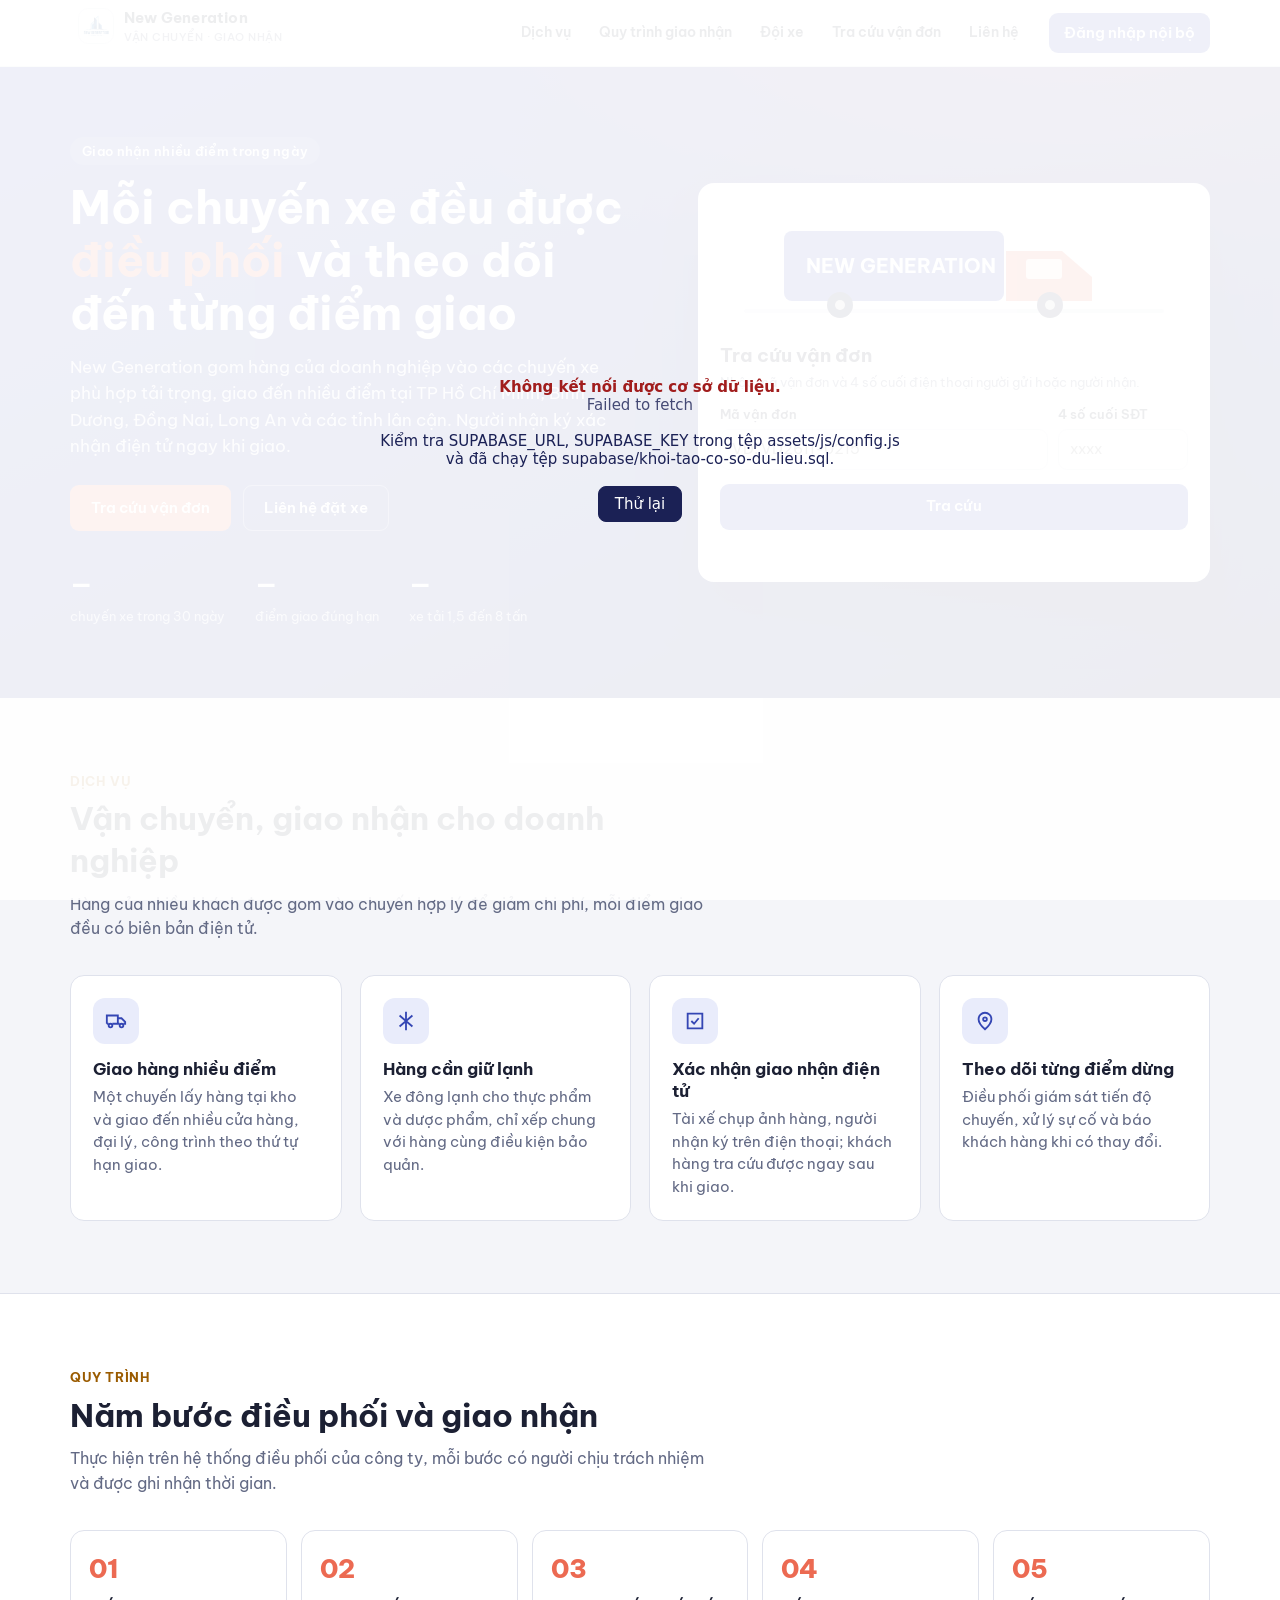
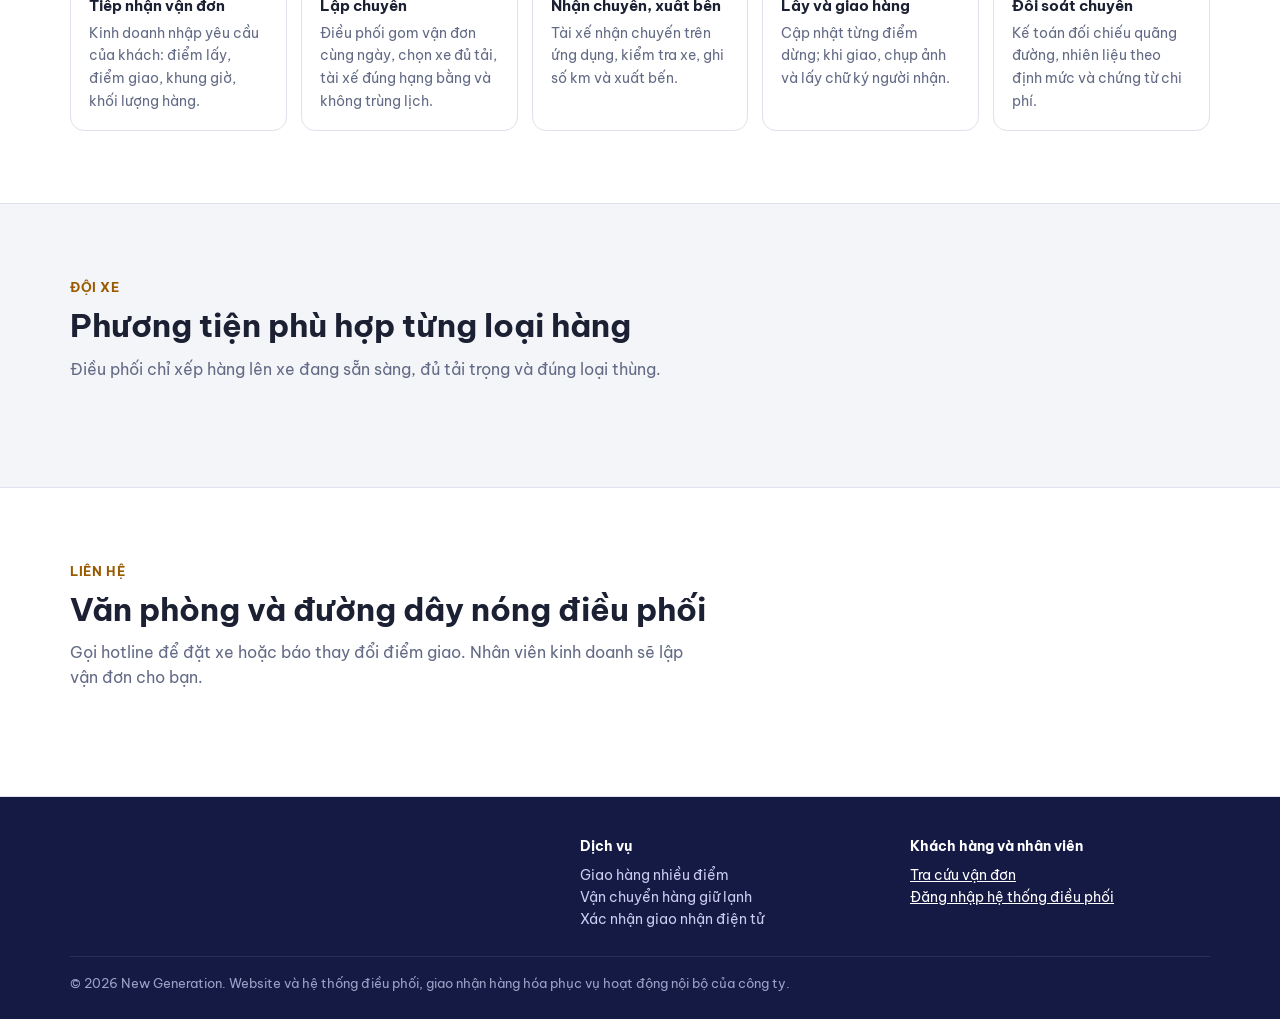
<file: index.html>
<!doctype html>
<html lang="vi">
<head>
<meta charset="utf-8">
<meta name="viewport" content="width=device-width, initial-scale=1">
<title>New Generation · Vận chuyển và giao nhận hàng hóa</title>
<meta name="description" content="Công ty TNHH Thương mại và Đầu tư New Generation: vận chuyển, giao nhận hàng hóa nhiều điểm giao tại TP Hồ Chí Minh và các tỉnh lân cận. Theo dõi từng điểm dừng, xác nhận giao nhận điện tử.">
<link rel="icon" href="assets/img/logo.png">
<link rel="preconnect" href="https://fonts.googleapis.com">
<link href="https://fonts.googleapis.com/css2?family=Be+Vietnam+Pro:wght@400;500;600;700;800&display=swap" rel="stylesheet">
<link rel="stylesheet" href="assets/css/app.css">
<link rel="stylesheet" href="assets/css/site.css">
</head>
<body>
<header class="site-top"><div class="in">
  <a class="brand" href="#"><img src="assets/img/logo.png" alt=""><span>New Generation<small>VẬN CHUYỂN · GIAO NHẬN</small></span></a>
  <nav class="site-nav" id="snav" aria-label="Điều hướng">
    <a href="#dich-vu">Dịch vụ</a><a href="#quy-trinh">Quy trình giao nhận</a><a href="#doi-xe">Đội xe</a><a href="#tra-cuu">Tra cứu vận đơn</a><a href="#lien-he">Liên hệ</a>
  </nav>
  <button class="icon-btn burger" id="burger" aria-label="Mở menu" aria-expanded="false"><svg width="22" height="22" viewBox="0 0 24 24" fill="none" stroke="currentColor" stroke-width="2" stroke-linecap="round"><path d="M4 7h16M4 12h16M4 17h16"/></svg></button>
  <a class="btn primary cta-login" href="app.html">Đăng nhập nội bộ</a>
</div></header>

<main>
<section class="hero"><div class="wrap">
  <div>
    <span class="eyebrow">Giao nhận nhiều điểm trong ngày</span>
    <h1>Mỗi chuyến xe đều được <em>điều phối</em> và theo dõi đến từng điểm giao</h1>
    <p class="lead">New Generation gom hàng của doanh nghiệp vào các chuyến xe phù hợp tải trọng, giao đến nhiều điểm tại TP Hồ Chí Minh, Bình Dương, Đồng Nai, Long An và các tỉnh lân cận. Người nhận ký xác nhận điện tử ngay khi giao.</p>
    <div class="cta"><a class="btn accent" href="#tra-cuu">Tra cứu vận đơn</a><a class="btn ghost" href="#lien-he">Liên hệ đặt xe</a></div>
    <div class="facts"><div><b id="f-trip">—</b><span>chuyến xe trong 30 ngày</span></div><div><b id="f-ok">—</b><span>điểm giao đúng hạn</span></div><div><b id="f-veh">—</b><span>xe tải 1,5 đến 8 tấn</span></div></div>
  </div>
  <div class="track-card" id="tra-cuu">
    <svg class="hero-truck" viewBox="0 0 420 120" aria-hidden="true"><rect x="0" y="104" width="420" height="4" rx="2" fill="var(--line)"/><rect x="40" y="26" width="220" height="70" rx="8" fill="var(--brand)"/><text x="62" y="68" fill="#fff" font-size="20" font-weight="700" font-family="inherit">NEW GENERATION</text><path d="M262 46h56l30 26v24h-86z" fill="var(--accent)"/><rect x="282" y="54" width="36" height="20" rx="3" fill="#fff" opacity=".8"/><circle cx="96" cy="100" r="13" fill="#23284a"/><circle cx="96" cy="100" r="5" fill="#ccc"/><circle cx="306" cy="100" r="13" fill="#23284a"/><circle cx="306" cy="100" r="5" fill="#ccc"/></svg>
    <h2>Tra cứu vận đơn</h2>
    <p class="mut sm" style="margin:4px 0 12px">Nhập mã vận đơn và 4 số cuối điện thoại người gửi hoặc người nhận.</p>
    <form id="tf" class="form" novalidate>
      <div class="row"><div class="field" style="flex:1 1 170px"><label for="t-code">Mã vận đơn</label><input class="input" id="t-code" placeholder="VD: VD2611-0215" autocomplete="off"></div>
      <div class="field" style="flex:0 1 130px"><label for="t-phone">4 số cuối SĐT</label><input class="input" id="t-phone" inputmode="numeric" maxlength="4" placeholder="xxxx"></div></div>
      <button class="btn primary">Tra cứu</button>
      <p class="hint" id="t-demo"></p>
    </form>
    <div id="t-res" class="result" aria-live="polite"></div>
  </div>
</div></section>

<section class="sec" id="dich-vu"><div class="wrap">
  <div class="sec-h"><span class="k">Dịch vụ</span><h2>Vận chuyển, giao nhận cho doanh nghiệp</h2><p>Hàng của nhiều khách được gom vào chuyến hợp lý để giảm chi phí, mỗi điểm giao đều có biên bản điện tử.</p></div>
  <div class="svc">
    <article><div class="ic-b"><svg width="22" height="22" viewBox="0 0 24 24" fill="none" stroke="currentColor" stroke-width="2"><path d="M2 15V6h12v9M14 9h4l4 4v2h-2M2 15h2M8 15h8"/><circle cx="6" cy="17" r="2"/><circle cx="18" cy="17" r="2"/></svg></div><h3>Giao hàng nhiều điểm</h3><p>Một chuyến lấy hàng tại kho và giao đến nhiều cửa hàng, đại lý, công trình theo thứ tự hạn giao.</p></article>
    <article><div class="ic-b"><svg width="22" height="22" viewBox="0 0 24 24" fill="none" stroke="currentColor" stroke-width="2"><path d="M12 2v20M5 6l14 12M19 6L5 18"/></svg></div><h3>Hàng cần giữ lạnh</h3><p>Xe đông lạnh cho thực phẩm và dược phẩm, chỉ xếp chung với hàng cùng điều kiện bảo quản.</p></article>
    <article><div class="ic-b"><svg width="22" height="22" viewBox="0 0 24 24" fill="none" stroke="currentColor" stroke-width="2"><path d="M4 4h16v16H4zM8 12l3 3 5-6"/></svg></div><h3>Xác nhận giao nhận điện tử</h3><p>Tài xế chụp ảnh hàng, người nhận ký trên điện thoại; khách hàng tra cứu được ngay sau khi giao.</p></article>
    <article><div class="ic-b"><svg width="22" height="22" viewBox="0 0 24 24" fill="none" stroke="currentColor" stroke-width="2"><path d="M12 21s-7-6.2-7-11a7 7 0 0 1 14 0c0 4.8-7 11-7 11z"/><circle cx="12" cy="10" r="2"/></svg></div><h3>Theo dõi từng điểm dừng</h3><p>Điều phối giám sát tiến độ chuyến, xử lý sự cố và báo khách hàng khi có thay đổi.</p></article>
  </div>
</div></section>

<section class="sec alt" id="quy-trinh"><div class="wrap">
  <div class="sec-h"><span class="k">Quy trình</span><h2>Năm bước điều phối và giao nhận</h2><p>Thực hiện trên hệ thống điều phối của công ty, mỗi bước có người chịu trách nhiệm và được ghi nhận thời gian.</p></div>
  <ol class="flow" style="padding:0;margin:0">
    <li><b>Tiếp nhận vận đơn</b><span>Kinh doanh nhập yêu cầu của khách: điểm lấy, điểm giao, khung giờ, khối lượng hàng.</span></li>
    <li><b>Lập chuyến</b><span>Điều phối gom vận đơn cùng ngày, chọn xe đủ tải, tài xế đúng hạng bằng và không trùng lịch.</span></li>
    <li><b>Nhận chuyến, xuất bến</b><span>Tài xế nhận chuyến trên ứng dụng, kiểm tra xe, ghi số km và xuất bến.</span></li>
    <li><b>Lấy và giao hàng</b><span>Cập nhật từng điểm dừng; khi giao, chụp ảnh và lấy chữ ký người nhận.</span></li>
    <li><b>Đối soát chuyến</b><span>Kế toán đối chiếu quãng đường, nhiên liệu theo định mức và chứng từ chi phí.</span></li>
  </ol>
</div></section>

<section class="sec" id="doi-xe"><div class="wrap">
  <div class="sec-h"><span class="k">Đội xe</span><h2>Phương tiện phù hợp từng loại hàng</h2><p>Điều phối chỉ xếp hàng lên xe đang sẵn sàng, đủ tải trọng và đúng loại thùng.</p></div>
  <div class="fleet" id="fleet"></div>
</div></section>

<section class="sec alt" id="lien-he"><div class="wrap">
  <div class="sec-h"><span class="k">Liên hệ</span><h2>Văn phòng và đường dây nóng điều phối</h2><p>Gọi hotline để đặt xe hoặc báo thay đổi điểm giao. Nhân viên kinh doanh sẽ lập vận đơn cho bạn.</p></div>
  <div class="contact" id="contact"></div>
</div></section>
</main>

<footer class="site-foot"><div class="wrap">
  <div class="cols">
    <div><h4 id="ft-name"></h4><p id="ft-info"></p></div>
    <div><h4>Dịch vụ</h4><p>Giao hàng nhiều điểm<br>Vận chuyển hàng giữ lạnh<br>Xác nhận giao nhận điện tử</p></div>
    <div><h4>Khách hàng và nhân viên</h4><p><a href="#tra-cuu">Tra cứu vận đơn</a><br><a href="app.html">Đăng nhập hệ thống điều phối</a></p></div>
  </div>
  <p class="copy">© 2026 New Generation. Website và hệ thống điều phối, giao nhận hàng hóa phục vụ hoạt động nội bộ của công ty.</p>
</div></footer>
<div id="toasts" aria-live="polite"></div>

<script src="assets/js/config.js"></script>
<script src="assets/js/data.js"></script>
<script src="assets/js/core.js"></script>
<script src="assets/js/cloud.js"></script>
<script src="assets/js/site.js"></script>
</body>
</html>
</file>
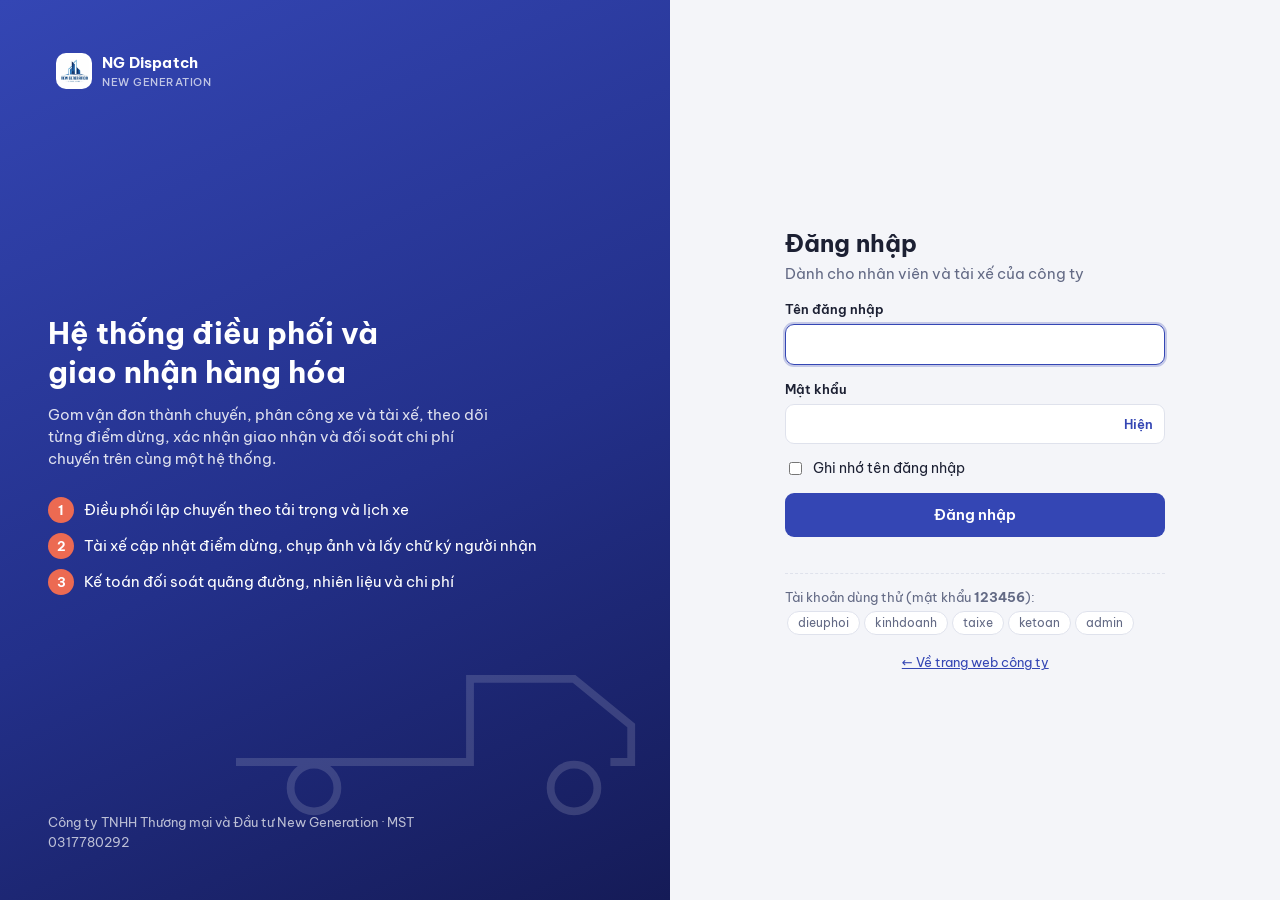
<file: app.html>
<!doctype html>
<html lang="vi">
<head>
<meta charset="utf-8">
<meta name="viewport" content="width=device-width, initial-scale=1">
<title>NG Dispatch · Hệ thống điều phối và giao nhận hàng hóa</title>
<link rel="icon" href="assets/img/logo.png">
<link rel="preconnect" href="https://fonts.googleapis.com">
<link href="https://fonts.googleapis.com/css2?family=Be+Vietnam+Pro:wght@400;500;600;700&display=swap" rel="stylesheet">
<link rel="stylesheet" href="assets/css/app.css">
</head>
<body>
<noscript>Vui lòng bật JavaScript để sử dụng hệ thống.</noscript>
<script src="assets/js/config.js"></script>
<script src="assets/js/data.js"></script>
<script src="assets/js/core.js"></script>
<script src="assets/js/cloud.js"></script>
<script src="assets/js/app.js"></script>
<script src="assets/js/orders.js"></script>
<script src="assets/js/trips.js"></script>
<script src="assets/js/finance.js"></script>
<script src="assets/js/fleet.js"></script>
<script src="assets/js/admin.js"></script>
<script src="assets/js/driver.js"></script>
</body>
</html>
</file>
<file: assets/css/app.css>
:root {
  --brand: #3446b4; --brand-2: #23308a; --brand-soft: #e9ecfb;
  --accent: #ec6a52; --accent-ink: #ffffff;
  --bg: #f4f5f9; --card: #ffffff; --ink: #1c2033; --mut: #636a85; --line: #dfe2ec; --line-2: #eceef5;
  --side: #1b2155; --side-ink: #c9cdf0; --side-on: #ffffff;
  --ok: #18794e; --ok-soft: #dff3e8; --warn: #9a5b00; --warn-soft: #fcefd6; --bad: #c0362c; --bad-soft: #fbe4e1;
  --info: #2263b8; --info-soft: #e2edfb; --move: #7a3fb0; --move-soft: #f0e7fa; --off: #6b6f80; --off-soft: #eceef3;
  --shadow: 0 1px 2px rgba(25, 30, 70, .06), 0 6px 18px rgba(25, 30, 70, .05);
  --r: 14px;
  color-scheme: light;
}
@media (prefers-color-scheme: dark) {
  :root:not([data-theme="light"]) {
    --brand: #8e9cf5; --brand-2: #b3bdfa; --brand-soft: #23284a; --accent: #f08a76; --accent-ink: #2a0d07;
    --bg: #11131d; --card: #191c29; --ink: #e7e9f4; --mut: #9da2bd; --line: #2b2f44; --line-2: #222639;
    --side: #0c0e1a; --side-ink: #a9aed3; --side-on: #ffffff;
    --ok: #5fd39a; --ok-soft: #15301f; --warn: #f2b25c; --warn-soft: #3a2a12; --bad: #ff8f84; --bad-soft: #3d1c1a;
    --info: #8fb8f2; --info-soft: #172840; --move: #c9a6f0; --move-soft: #2b2140; --off: #a5a8b8; --off-soft: #262838;
    --shadow: 0 1px 2px rgba(0, 0, 0, .35); color-scheme: dark;
  }
}
:root[data-theme="dark"] {
  --brand: #8e9cf5; --brand-2: #b3bdfa; --brand-soft: #23284a; --accent: #f08a76; --accent-ink: #2a0d07;
  --bg: #11131d; --card: #191c29; --ink: #e7e9f4; --mut: #9da2bd; --line: #2b2f44; --line-2: #222639;
  --side: #0c0e1a; --side-ink: #a9aed3; --side-on: #ffffff;
  --ok: #5fd39a; --ok-soft: #15301f; --warn: #f2b25c; --warn-soft: #3a2a12; --bad: #ff8f84; --bad-soft: #3d1c1a;
  --info: #8fb8f2; --info-soft: #172840; --move: #c9a6f0; --move-soft: #2b2140; --off: #a5a8b8; --off-soft: #262838;
  --shadow: 0 1px 2px rgba(0, 0, 0, .35); color-scheme: dark;
}
* { box-sizing: border-box; }
html { -webkit-text-size-adjust: 100%; }
body { margin: 0; background: var(--bg); color: var(--ink); font: 14.5px/1.55 "Be Vietnam Pro", system-ui, -apple-system, "Segoe UI", Roboto, Arial, sans-serif; }
a { color: var(--brand); }
h1, h2, h3, h4 { margin: 0; line-height: 1.3; }
h1 { font-size: 22px; } h2 { font-size: 17px; } h3 { font-size: 15.5px; }
p { margin: 0; }
button, input, select, textarea { font: inherit; color: inherit; }
:focus-visible { outline: 3px solid var(--accent); outline-offset: 2px; }
.mut { color: var(--mut); } .sm { font-size: 13px; } .mono { font-family: ui-monospace, Consolas, monospace; }
.nowrap { white-space: nowrap; }
[hidden] { display: none !important; }

/* ---------- Khung: thanh bên trái và thanh trên ---------- */
.app { display: grid; grid-template-columns: 248px minmax(0, 1fr); min-height: 100vh; background: linear-gradient(90deg, var(--side) 248px, transparent 248px); }
@media (max-width: 960px) { .app { background: none; } }
.side { background: var(--side); color: var(--side-ink); position: sticky; top: 0; height: 100vh; display: flex; flex-direction: column; padding: 16px 12px; overflow-y: auto; z-index: 40; }
.brand { display: flex; align-items: center; gap: 10px; color: #fff; text-decoration: none; font-weight: 700; letter-spacing: .2px; white-space: nowrap; padding: 4px 8px 18px; }
.brand img { width: 36px; height: 36px; object-fit: contain; background: #fff; border-radius: 10px; padding: 3px; }
.brand small { display: block; font-weight: 500; font-size: 10.5px; opacity: .7; letter-spacing: .5px; }
.side .grp { font-size: 11px; text-transform: uppercase; letter-spacing: .8px; opacity: .55; padding: 14px 12px 6px; }
.side nav a { display: flex; align-items: center; gap: 11px; padding: 9px 12px; border-radius: 10px; color: var(--side-ink); text-decoration: none; font-weight: 500; font-size: 14px; margin-bottom: 2px; }
.side nav a:hover { background: rgba(255, 255, 255, .07); color: #fff; }
.side nav a.on { background: rgba(255, 255, 255, .12); color: var(--side-on); font-weight: 600; box-shadow: inset 3px 0 0 var(--accent); }
.side nav a .n { margin-left: auto; background: var(--accent); color: #fff; border-radius: 999px; font-size: 11px; font-weight: 700; padding: 0 7px; line-height: 18px; }
.side-foot { margin-top: auto; padding: 12px; border-top: 1px solid rgba(255, 255, 255, .08); font-size: 12px; opacity: .7; }
.main { min-width: 0; display: flex; flex-direction: column; }
.topbar { position: sticky; top: 0; z-index: 30; background: color-mix(in srgb, var(--bg) 88%, transparent); backdrop-filter: blur(8px); border-bottom: 1px solid var(--line); }
.topbar-in { display: flex; align-items: center; gap: 12px; padding: 0 24px; height: 62px; }
.gsearch { flex: 1; max-width: 460px; position: relative; }
.gsearch .input { padding-left: 36px; background: var(--card); border-radius: 999px; }
.gsearch svg { position: absolute; left: 12px; top: 50%; transform: translateY(-50%); color: var(--mut); }
.gs-res { position: absolute; left: 0; right: 0; top: 46px; background: var(--card); border: 1px solid var(--line); border-radius: 12px; box-shadow: var(--shadow); overflow: hidden; z-index: 60; }
.gs-res a { display: block; padding: 9px 14px; color: var(--ink); text-decoration: none; border-top: 1px solid var(--line-2); font-size: 13.5px; }
.gs-res a:first-child { border-top: 0; } .gs-res a:hover, .gs-res a.on { background: var(--brand-soft); }
.gs-res small { color: var(--mut); margin-left: 6px; }
.top-actions { margin-left: auto; display: flex; align-items: center; gap: 6px; }
.icon-btn { background: transparent; border: 0; color: inherit; width: 40px; height: 40px; border-radius: 10px; cursor: pointer; display: inline-grid; place-items: center; position: relative; font-size: 16px; }
.icon-btn:hover { background: var(--line-2); }
.burger { display: none; }
.dot { position: absolute; top: 3px; right: 2px; min-width: 18px; height: 18px; border-radius: 9px; background: var(--accent); color: #fff; font-size: 11px; font-weight: 700; display: grid; place-items: center; padding: 0 4px; }
.user-chip { display: flex; align-items: center; gap: 9px; background: var(--card); border: 1px solid var(--line); color: var(--ink); border-radius: 999px; padding: 4px 12px 4px 4px; cursor: pointer; }
.avatar { width: 32px; height: 32px; border-radius: 50%; background: linear-gradient(135deg, var(--brand), var(--accent)); color: #fff; display: grid; place-items: center; font-weight: 700; font-size: 13px; flex: none; }
.user-chip .who { text-align: left; line-height: 1.2; font-size: 13px; font-weight: 600; } .user-chip .who small { display: block; color: var(--mut); font-size: 11px; font-weight: 500; }
.menu-pop { position: absolute; right: 20px; top: 58px; background: var(--card); color: var(--ink); border: 1px solid var(--line); border-radius: 12px; box-shadow: var(--shadow); width: 320px; z-index: 50; overflow: hidden; }
.menu-pop .mp-h { padding: 12px 14px; border-bottom: 1px solid var(--line); }
.menu-pop button, .menu-pop a.mi { display: block; width: 100%; text-align: left; padding: 10px 14px; border: 0; background: none; cursor: pointer; text-decoration: none; color: var(--ink); }
.menu-pop button:hover, .menu-pop a.mi:hover { background: var(--brand-soft); }
.notif-list { max-height: 380px; overflow: auto; }
.notif { padding: 10px 14px; border-bottom: 1px solid var(--line-2); display: block; color: var(--ink); text-decoration: none; }
.notif:hover { background: var(--brand-soft); }
.notif small { color: var(--mut); display: block; }
@media (max-width: 960px) {
  .app { grid-template-columns: 1fr; }
  .side { position: fixed; left: 0; top: 0; width: 260px; transform: translateX(-100%); transition: transform .2s; box-shadow: 0 0 40px rgba(0, 0, 0, .3); }
  .side.open { transform: none; }
  .burger { display: inline-grid; }
  .topbar-in { padding: 0 14px; }
  .user-chip .who { display: none; }
}

/* ---------- Bố cục ---------- */
.page { width: 100%; max-width: 1400px; padding: 24px 24px 60px; }
.page-h { display: flex; align-items: flex-end; justify-content: space-between; gap: 14px; flex-wrap: wrap; margin-bottom: 18px; }
.page-h p { color: var(--mut); margin-top: 3px; }
.crumb { font-size: 13px; color: var(--mut); margin-bottom: 4px; } .crumb a { color: var(--mut); }
.card { background: var(--card); border: 1px solid var(--line); border-radius: var(--r); box-shadow: var(--shadow); }
.card-h { display: flex; align-items: center; justify-content: space-between; gap: 10px; padding: 14px 18px; border-bottom: 1px solid var(--line-2); flex-wrap: wrap; }
.card-b { padding: 16px 18px; }
.grid { display: grid; gap: 16px; }
.g2 { grid-template-columns: repeat(2, minmax(0, 1fr)); } .g3 { grid-template-columns: repeat(3, minmax(0, 1fr)); }
.g-main { grid-template-columns: minmax(0, 1.7fr) minmax(0, 1fr); }
@media (max-width: 980px) { .g2, .g3, .g-main { grid-template-columns: 1fr; } }
.stack { display: grid; gap: 16px; }
.row { display: flex; gap: 10px; align-items: center; flex-wrap: wrap; }
.spacer { flex: 1; }

/* KPI */
.kpis { display: grid; grid-template-columns: repeat(auto-fit, minmax(190px, 1fr)); gap: 14px; margin-bottom: 18px; }
.kpi { background: var(--card); border: 1px solid var(--line); border-radius: var(--r); padding: 14px 16px; box-shadow: var(--shadow); position: relative; overflow: hidden; }
.kpi::before { content: ""; position: absolute; left: 0; top: 0; bottom: 0; width: 4px; background: var(--brand); }
.kpi.amber::before { background: var(--accent); } .kpi.red::before { background: var(--bad); } .kpi.green::before { background: var(--ok); }
.kpi .k-l { color: var(--mut); font-size: 13px; font-weight: 600; }
.kpi .k-v { font-size: 26px; font-weight: 700; margin-top: 2px; font-variant-numeric: tabular-nums; }
.kpi .k-s { font-size: 12.5px; color: var(--mut); }

/* Nút */
.btn { display: inline-flex; align-items: center; justify-content: center; gap: 6px; border: 1px solid transparent; border-radius: 9px; padding: 8px 14px; font-weight: 600; cursor: pointer; text-decoration: none; white-space: nowrap; background: var(--line-2); color: var(--ink); min-height: 38px; }
.btn.primary { background: var(--brand); color: #fff; } .btn.primary:hover { filter: brightness(1.08); }
:root[data-theme="dark"] .btn.primary { color: #0d1130; }
@media (prefers-color-scheme: dark) { :root:not([data-theme="light"]) .btn.primary { color: #0d1130; } }
.btn.accent { background: var(--accent); color: var(--accent-ink); }
.btn.ghost { background: transparent; border-color: var(--line); } .btn.ghost:hover { background: var(--line-2); }
.btn.danger { background: var(--bad); color: #fff; }
.btn.link { background: none; border: 0; color: var(--brand); padding: 0 4px; min-height: auto; }
.btn.sm { padding: 5px 10px; font-size: 13px; min-height: 32px; }
.btn:disabled { opacity: .5; cursor: not-allowed; }

/* Biểu mẫu */
.form { display: grid; gap: 14px; }
.fgrid { display: grid; grid-template-columns: repeat(2, minmax(0, 1fr)); gap: 12px 16px; }
.fgrid.c3 { grid-template-columns: repeat(3, minmax(0, 1fr)); }
.fgrid .full { grid-column: 1 / -1; }
@media (max-width: 720px) { .fgrid, .fgrid.c3 { grid-template-columns: 1fr; } }
.field { display: grid; gap: 5px; }
.field label { font-size: 13px; font-weight: 600; }
.field label .rq { color: var(--bad); }
.input, select.input, textarea.input { width: 100%; border: 1px solid var(--line); background: var(--card); border-radius: 9px; padding: 8px 11px; min-height: 38px; }
textarea.input { min-height: 74px; resize: vertical; }
.input:focus { border-color: var(--brand); outline: 2px solid color-mix(in srgb, var(--brand) 25%, transparent); outline-offset: 0; }
.input.invalid { border-color: var(--bad); background: var(--bad-soft); }
.f-err { color: var(--bad); font-size: 12.5px; }
.form-err { color: var(--bad); background: var(--bad-soft); border-radius: 8px; padding: 8px 12px; margin-top: 12px; font-size: 13.5px; }
.hint { font-size: 12.5px; color: var(--mut); }
.check { display: flex; gap: 8px; align-items: center; font-size: 13.5px; }
.filters { display: flex; gap: 10px; flex-wrap: wrap; align-items: center; padding: 12px 18px; border-bottom: 1px solid var(--line-2); }
.filters .input { width: auto; min-width: 150px; }
.filters .search { flex: 1; min-width: 220px; }
fieldset { border: 1px solid var(--line); border-radius: 10px; padding: 12px 14px 14px; margin: 0; }
legend { font-weight: 700; font-size: 13.5px; padding: 0 6px; color: var(--brand); }

/* Bảng */
.tbl-wrap { overflow-x: auto; }
.tbl { width: 100%; border-collapse: collapse; font-size: 13.5px; }
.tbl th { text-align: left; font-size: 12px; text-transform: uppercase; letter-spacing: .4px; color: var(--mut); padding: 10px 12px; background: var(--line-2); white-space: nowrap; }
.tbl td { padding: 10px 12px; border-top: 1px solid var(--line-2); vertical-align: middle; }
.tbl tr:hover td { background: color-mix(in srgb, var(--brand-soft) 55%, transparent); }
.tbl .num { text-align: right; font-variant-numeric: tabular-nums; white-space: nowrap; }
.tbl .empty { text-align: center; color: var(--mut); padding: 28px; }
.th-sort { background: none; border: 0; padding: 0; font: inherit; color: inherit; text-transform: inherit; letter-spacing: inherit; cursor: pointer; }
.pager { display: flex; justify-content: space-between; align-items: center; gap: 10px; padding: 10px 16px; font-size: 13px; color: var(--mut); flex-wrap: wrap; }
.pg-btns { display: flex; align-items: center; gap: 8px; }
.code { font-weight: 700; color: var(--brand); text-decoration: none; font-family: ui-monospace, Consolas, monospace; font-size: 13px; }
.kv { display: grid; grid-template-columns: 170px 1fr; gap: 8px 14px; font-size: 14px; }
.kv dt { color: var(--mut); } .kv dd { margin: 0; font-weight: 500; }
@media (max-width: 560px) { .kv { grid-template-columns: 1fr; } .kv dd { margin-bottom: 6px; } }

/* Nhãn trạng thái */
.badge { display: inline-flex; align-items: center; gap: 5px; padding: 2px 10px; border-radius: 999px; font-size: 12.5px; font-weight: 600; white-space: nowrap; }
.badge::before { content: ""; width: 6px; height: 6px; border-radius: 50%; background: currentColor; }
.t-wait { color: var(--warn); background: var(--warn-soft); }
.t-warn { color: var(--bad); background: var(--bad-soft); }
.t-info { color: var(--info); background: var(--info-soft); }
.t-move { color: var(--move); background: var(--move-soft); }
.t-done { color: var(--ok); background: var(--ok-soft); }
.t-off { color: var(--off); background: var(--off-soft); }
.pill { display: inline-block; padding: 1px 8px; border-radius: 6px; font-size: 12px; font-weight: 600; background: var(--line-2); color: var(--mut); }
.pill.red { background: var(--bad-soft); color: var(--bad); } .pill.green { background: var(--ok-soft); color: var(--ok); } .pill.amber { background: var(--warn-soft); color: var(--warn); }

/* Thanh tiến trình đơn hàng */
.stepper { display: grid; grid-template-columns: repeat(5, 1fr); gap: 0; padding: 18px 18px 14px; overflow-x: auto; }
.step { text-align: center; position: relative; font-size: 12.5px; color: var(--mut); min-width: 82px; }
.step .c { width: 30px; height: 30px; margin: 0 auto 6px; border-radius: 50%; display: grid; place-items: center; font-weight: 700; background: var(--card); border: 2px solid var(--line); position: relative; z-index: 1; }
.step::after { content: ""; position: absolute; top: 15px; left: calc(50% + 15px); right: calc(-50% + 15px); height: 2px; background: var(--line); }
.step:last-child::after { display: none; }
.step.done .c { background: var(--brand); border-color: var(--brand); color: #fff; }
.step.done::after { background: var(--brand); }
.step.cur .c { border-color: var(--accent); background: var(--accent); color: var(--accent-ink); }
.step.cur { color: var(--ink); font-weight: 700; }

/* Thẻ tab */
.tabs { display: flex; gap: 4px; border-bottom: 1px solid var(--line); padding: 0 12px; overflow-x: auto; }
.tabs button { background: none; border: 0; padding: 11px 12px; font-weight: 600; color: var(--mut); border-bottom: 3px solid transparent; cursor: pointer; white-space: nowrap; }
.tabs button.on { color: var(--brand); border-bottom-color: var(--accent); }
.tabs .cnt { background: var(--line-2); border-radius: 999px; font-size: 11.5px; padding: 0 7px; margin-left: 4px; }

/* Dòng thời gian */
.timeline { list-style: none; margin: 0; padding: 0; }
.timeline li { position: relative; padding: 0 0 16px 26px; }
.timeline li::before { content: ""; position: absolute; left: 6px; top: 6px; width: 10px; height: 10px; border-radius: 50%; background: var(--brand); box-shadow: 0 0 0 3px var(--brand-soft); }
.timeline li::after { content: ""; position: absolute; left: 10px; top: 18px; bottom: 0; width: 2px; background: var(--line); }
.timeline li:last-child::after { display: none; }
.timeline .t { font-size: 12.5px; color: var(--mut); }

/* Danh sách công việc */
.todo { display: flex; gap: 12px; align-items: center; padding: 11px 18px; border-top: 1px solid var(--line-2); text-decoration: none; color: var(--ink); }
.todo:first-child { border-top: 0; }
.todo:hover { background: var(--brand-soft); }
.todo .ti { width: 34px; height: 34px; border-radius: 9px; display: grid; place-items: center; background: var(--brand-soft); flex: none; }
.todo .tx { flex: 1; min-width: 0; } .todo .tx small { display: block; color: var(--mut); }
.alert { border-radius: 10px; padding: 10px 14px; font-size: 13.5px; border: 1px solid; }
.alert.warn { background: var(--warn-soft); color: var(--warn); border-color: color-mix(in srgb, var(--warn) 30%, transparent); }
.alert.bad { background: var(--bad-soft); color: var(--bad); border-color: color-mix(in srgb, var(--bad) 30%, transparent); }
.alert.ok { background: var(--ok-soft); color: var(--ok); border-color: color-mix(in srgb, var(--ok) 30%, transparent); }
.alert.info { background: var(--info-soft); color: var(--info); border-color: color-mix(in srgb, var(--info) 30%, transparent); }

/* Phân công: thẻ chọn xe và tài xế */
.pick-list { display: grid; gap: 8px; max-height: 310px; overflow: auto; }
.pick { display: flex; gap: 10px; align-items: center; border: 1px solid var(--line); border-radius: 10px; padding: 9px 12px; cursor: pointer; }
.pick:has(input:checked) { border-color: var(--brand); background: var(--brand-soft); }
.pick.no { opacity: .55; cursor: not-allowed; }
.pick .pt { flex: 1; } .pick .pt small { display: block; color: var(--mut); }

/* Biểu đồ */
.chart { width: 100%; height: auto; display: block; }
.chart .grid { stroke: var(--line); stroke-width: 1; }
.chart .ax { fill: var(--mut); font-size: 11px; }
.chart .val { fill: var(--ink); font-size: 11px; font-weight: 600; }
.chart .bar { fill: var(--brand); } .chart .bar.hl { fill: var(--accent); }
.hbar { display: grid; grid-template-columns: 130px 1fr 40px; gap: 10px; align-items: center; font-size: 13px; margin-bottom: 8px; }
.hbar .tr { background: var(--line-2); height: 10px; border-radius: 5px; overflow: hidden; }
.hbar .fl { height: 100%; border-radius: 5px; }

/* Hộp thoại và thông báo nhanh */
.modal-bg { position: fixed; inset: 0; background: rgba(15, 18, 45, .5); display: grid; place-items: center; z-index: 100; padding: 16px; }
.modal { background: var(--card); border-radius: 14px; width: min(520px, 100%); max-height: calc(100vh - 32px); display: flex; flex-direction: column; box-shadow: 0 20px 50px rgba(0, 0, 0, .25); }
.modal.wide { width: min(780px, 100%); }
.modal-h { display: flex; align-items: center; justify-content: space-between; padding: 14px 18px; border-bottom: 1px solid var(--line); }
.modal-b { padding: 16px 18px; overflow: auto; }
.modal-f { display: flex; justify-content: flex-end; gap: 8px; padding: 12px 18px; border-top: 1px solid var(--line); }
#toasts { position: fixed; right: 16px; bottom: 16px; display: grid; gap: 8px; z-index: 200; }
.toast { background: var(--ink); color: var(--card); padding: 10px 16px; border-radius: 10px; box-shadow: var(--shadow); max-width: 360px; font-size: 13.5px; border-left: 4px solid var(--ok); }
.toast.bad { border-left-color: var(--bad); } .toast.warn { border-left-color: var(--accent); }

/* ---------- Trang đăng nhập ---------- */
.login { min-height: 100vh; display: grid; grid-template-columns: 1.1fr 1fr; }
.login-art { background: linear-gradient(155deg, #3446b4 0%, #23308a 55%, #151b57 100%); color: #fff; padding: 48px; display: flex; flex-direction: column; justify-content: space-between; position: relative; overflow: hidden; }
.login-art h1 { font-size: 30px; max-width: 460px; text-wrap: balance; }
.login-art p { opacity: .85; max-width: 440px; margin-top: 12px; }
.login-art .road { position: absolute; right: -60px; bottom: 60px; width: 520px; opacity: .14; }
.login-art ul { list-style: none; padding: 0; margin: 26px 0 0; display: grid; gap: 10px; }
.login-art li { display: flex; gap: 10px; align-items: center; }
.login-art li b { width: 26px; height: 26px; border-radius: 50%; background: var(--accent); color: #fff; display: grid; place-items: center; font-size: 13px; }
.login-box { display: grid; place-items: center; padding: 32px 20px; }
.login-form { width: min(380px, 100%); }
.login-form h2 { font-size: 24px; margin-bottom: 4px; }
.pw { position: relative; } .pw .input { padding-right: 70px; }
.pw button { position: absolute; right: 6px; top: 50%; transform: translateY(-50%); border: 0; background: none; color: var(--brand); font-weight: 600; cursor: pointer; font-size: 13px; }
.demo { margin-top: 22px; font-size: 12.5px; color: var(--mut); border-top: 1px dashed var(--line); padding-top: 14px; }
.demo button { border: 1px solid var(--line); background: var(--card); border-radius: 999px; padding: 2px 10px; margin: 3px 2px; cursor: pointer; font-size: 12px; }
@media (max-width: 860px) { .login { grid-template-columns: 1fr; } .login-art { padding: 28px 20px; } .login-art ul, .login-art .road { display: none; } }

/* ---------- Ứng dụng tài xế (di động) ---------- */
.drv { max-width: 520px; margin: 0 auto; padding: 14px 14px 80px; }
.drv-h { background: linear-gradient(150deg, var(--brand), var(--brand-2)); color: #fff; border-radius: 16px; padding: 16px; margin-bottom: 14px; }
:root[data-theme="dark"] .drv-h { background: linear-gradient(150deg, #3446b4, #23308a); }
@media (prefers-color-scheme: dark) { :root:not([data-theme="light"]) .drv-h { background: linear-gradient(150deg, #3446b4, #23308a); } }
.drv-h .stats { display: grid; grid-template-columns: repeat(3, 1fr); gap: 8px; margin-top: 12px; }
.drv-h .stats div { background: rgba(255, 255, 255, .12); border-radius: 10px; padding: 8px; text-align: center; }
.drv-h .stats b { display: block; font-size: 20px; }
.trip { background: var(--card); border: 1px solid var(--line); border-radius: 14px; padding: 14px; margin-bottom: 12px; box-shadow: var(--shadow); }
.trip .route { display: grid; grid-template-columns: 16px 1fr; gap: 4px 10px; margin: 10px 0; font-size: 13.5px; }
.trip .route i { width: 10px; height: 10px; border-radius: 50%; margin-top: 5px; background: var(--brand); }
.trip .route i.to { background: var(--accent); }
.trip .acts { display: grid; grid-template-columns: 1fr 1fr; gap: 8px; margin-top: 10px; }
.trip .acts .btn { width: 100%; min-height: 44px; }
.trip .acts .btn.full { grid-column: 1 / -1; }
.seg { display: flex; background: var(--line-2); border-radius: 10px; padding: 3px; margin-bottom: 12px; }
.seg button { flex: 1; border: 0; background: none; padding: 8px; border-radius: 8px; font-weight: 600; color: var(--mut); cursor: pointer; }
.seg button.on { background: var(--card); color: var(--brand); box-shadow: var(--shadow); }
.proof-prev { display: flex; gap: 8px; flex-wrap: wrap; }
.proof-prev img { width: 84px; height: 84px; object-fit: cover; border-radius: 8px; border: 1px solid var(--line); }
.proof-file { display: inline-flex; gap: 6px; align-items: center; border: 1px solid var(--line); border-radius: 8px; padding: 6px 10px; font-size: 13px; }

/* ---------- In báo cáo ---------- */
.print-only { display: none; }
@media print {
  body { background: #fff; color: #000; font-size: 12px; }
  .side, .topbar, .no-print, .filters, .pager, #toasts { display: none !important; }
  .print-only { display: block; }
  .page { padding: 0; max-width: none; }
  .card, .kpi { box-shadow: none; border-color: #bbb; break-inside: avoid; }
  .tbl th { background: #eee; color: #000; }
}
@media (max-width: 640px) {
  .page { padding: 16px 14px 50px; }
  .card-h, .card-b, .filters { padding-left: 14px; padding-right: 14px; }
  .filters .input { min-width: 0; flex: 1 1 140px; }
}

/* ---------- Thành phần riêng của CRM ---------- */
.kanban { display: grid; grid-template-columns: repeat(4, minmax(240px, 1fr)); gap: 14px; overflow-x: auto; padding-bottom: 6px; }
.kcol { background: var(--line-2); border-radius: var(--r); padding: 10px; min-height: 200px; display: flex; flex-direction: column; gap: 8px; }
.kcol.drop { outline: 2px dashed var(--brand); outline-offset: -4px; }
.kcol-h { display: flex; justify-content: space-between; align-items: baseline; padding: 4px 6px 6px; }
.kcol-h b { font-size: 13.5px; } .kcol-h span { font-size: 12px; color: var(--mut); }
.kcol-h .sum { display: block; font-size: 12px; color: var(--mut); font-weight: 500; }
.kcard { background: var(--card); border: 1px solid var(--line); border-radius: 11px; padding: 10px 12px; cursor: grab; box-shadow: var(--shadow); text-decoration: none; color: var(--ink); display: block; }
.kcard:hover { border-color: var(--brand); }
.kcard .t { font-weight: 600; font-size: 13.5px; line-height: 1.35; }
.kcard .c { font-size: 12.5px; color: var(--mut); margin-top: 2px; }
.kcard .f { display: flex; justify-content: space-between; align-items: center; margin-top: 8px; font-size: 12.5px; }
.kcard .v { font-weight: 700; color: var(--brand); font-variant-numeric: tabular-nums; }
.mini-av { width: 24px; height: 24px; border-radius: 50%; background: var(--brand-soft); color: var(--brand); display: inline-grid; place-items: center; font-size: 11px; font-weight: 700; }
.seg.inl { display: inline-flex; margin: 0; }
.seg.inl button { padding: 6px 12px; font-size: 13px; flex: none; }
.hero-cust { display: flex; gap: 16px; align-items: center; flex-wrap: wrap; }
.hero-cust .logo { width: 56px; height: 56px; border-radius: 14px; background: linear-gradient(135deg, var(--brand), var(--accent)); color: #fff; display: grid; place-items: center; font-weight: 800; font-size: 20px; flex: none; }
.stat-row { display: grid; grid-template-columns: repeat(auto-fit, minmax(150px, 1fr)); gap: 0; border-top: 1px solid var(--line-2); }
.stat-row div { padding: 12px 18px; border-left: 1px solid var(--line-2); }
.stat-row div:first-child { border-left: 0; }
.stat-row span { display: block; font-size: 12px; color: var(--mut); } .stat-row b { font-size: 17px; font-variant-numeric: tabular-nums; }
.act { display: flex; gap: 12px; padding: 12px 18px; border-top: 1px solid var(--line-2); }
.act:first-child { border-top: 0; }
.act .ai { width: 34px; height: 34px; border-radius: 10px; display: grid; place-items: center; flex: none; background: var(--brand-soft); color: var(--brand); }
.act .ai.late { background: var(--bad-soft); color: var(--bad); } .act .ai.ok { background: var(--ok-soft); color: var(--ok); }
.act .ab { flex: 1; min-width: 0; } .act .ab small { color: var(--mut); display: block; }
.act .ab p { font-size: 13.5px; margin-top: 3px; }
.stars { color: #e8a317; letter-spacing: 1px; }
.qtbl input.input { min-height: 34px; padding: 5px 8px; }
.qtot { display: grid; grid-template-columns: 1fr auto; gap: 6px 22px; justify-content: end; font-size: 14px; margin-left: auto; width: min(360px, 100%); }
.qtot b { text-align: right; font-variant-numeric: tabular-nums; }
.qtot .g { font-size: 17px; border-top: 1px solid var(--line); padding-top: 6px; }
.doc { background: #fff; color: #1c2033; border: 1px solid var(--line); border-radius: 6px; padding: 34px 40px; font-size: 13.5px; }
.doc h2 { text-align: center; font-size: 20px; margin: 14px 0 4px; letter-spacing: .5px; }
.doc .dh { display: flex; justify-content: space-between; gap: 20px; border-bottom: 2px solid #3446b4; padding-bottom: 12px; }
.doc .dh img { width: 54px; } .doc table { width: 100%; border-collapse: collapse; margin: 14px 0; }
.doc th, .doc td { border: 1px solid #cfd3e2; padding: 6px 8px; } .doc th { background: #eef0fa; font-size: 12.5px; }
.doc .num { text-align: right; }
.funnel { display: grid; gap: 6px; }
.funnel div { display: grid; grid-template-columns: 130px 1fr 110px; gap: 10px; align-items: center; font-size: 13px; }
.funnel .fb { height: 26px; border-radius: 6px; background: var(--brand); color: #fff; font-weight: 700; font-size: 12px; display: flex; align-items: center; padding: 0 8px; min-width: 32px; }
.prog { height: 8px; background: var(--line-2); border-radius: 4px; overflow: hidden; }
.prog i { display: block; height: 100%; background: var(--ok); border-radius: 4px; }
.sla { font-size: 12.5px; font-weight: 600; }
.sla.late { color: var(--bad); } .sla.soon { color: var(--warn); } .sla.ok { color: var(--ok); }
.chat { display: grid; gap: 10px; }
.chat .m { background: var(--line-2); border-radius: 12px; padding: 10px 12px; font-size: 13.5px; }
.chat .m.int { background: var(--warn-soft); }
.chat .m small { display: block; color: var(--mut); font-size: 12px; margin-bottom: 2px; }
.legend { display: flex; gap: 14px; flex-wrap: wrap; font-size: 12.5px; color: var(--mut); }
.legend i { display: inline-block; width: 10px; height: 10px; border-radius: 3px; margin-right: 5px; vertical-align: -1px; }
.donut { display: flex; gap: 18px; align-items: center; flex-wrap: wrap; }
.donut svg { width: 150px; height: 150px; flex: none; }
.chart .bar.b2 { fill: var(--accent); }

/* ---------- Điều phối: Gantt, lập chuyến, giám sát ---------- */
.gantt { border: 1px solid var(--line); border-radius: 10px; overflow: hidden; font-size: 12.5px; }
.g-row { display: grid; grid-template-columns: 150px 1fr; border-top: 1px solid var(--line-2); min-height: 40px; }
.g-row:first-child { border-top: 0; }
.g-head { background: var(--line-2); min-height: 28px; }
.g-l { padding: 6px 10px; border-right: 1px solid var(--line-2); line-height: 1.25; }
.g-l small { display: block; color: var(--mut); font-size: 11px; }
.g-t { position: relative; background-image: linear-gradient(90deg, var(--line-2) 1px, transparent 1px); background-size: calc(100% / 15) 100%; }
.g-head .g-t span { position: absolute; top: 6px; transform: translateX(-50%); color: var(--mut); font-size: 11px; }
.g-head .g-t span:first-child { transform: none; padding-left: 3px; }
.g-head .g-t span:last-child { transform: translateX(-100%); }
.g-bar { position: absolute; top: 6px; bottom: 6px; border-radius: 6px; padding: 0 6px; display: flex; align-items: center; gap: 4px; font-size: 11.5px; white-space: nowrap; overflow: hidden; text-decoration: none; border: 1px solid currentColor; }
.g-bar:hover { filter: brightness(.95); box-shadow: var(--shadow); }
.g-maint { position: absolute; inset: 6px 4px; border-radius: 6px; background: repeating-linear-gradient(135deg, var(--warn-soft) 0 8px, transparent 8px 16px); color: var(--warn); font-size: 11.5px; display: flex; align-items: center; padding-left: 8px; }
.g-now { position: absolute; top: 0; bottom: 0; width: 2px; background: var(--accent); }
.lg { display: inline-block; width: 12px; height: 12px; border-radius: 3px; margin-right: 5px; vertical-align: -2px; border: 1px solid currentColor; }
.g-plan { grid-template-columns: minmax(0, 1.5fr) minmax(300px, 1fr); align-items: start; }
@media (max-width: 980px) { .g-plan { grid-template-columns: 1fr; } .g-row { grid-template-columns: 96px 1fr; } }
.cap { background: var(--line-2); border-radius: 10px; padding: 10px 12px; }
.plan-stops { list-style: none; padding: 0; margin: 10px 0 0; display: grid; gap: 4px; font-size: 12.5px; }
.plan-stops li { padding: 4px 8px; border-left: 3px solid var(--mut); background: var(--card); border-radius: 0 6px 6px 0; }
.plan-stops li.giao { border-left-color: var(--brand); }
.alert.sm { padding: 7px 11px; font-size: 12.5px; }
.kpis.k5 { grid-template-columns: repeat(auto-fit, minmax(170px, 1fr)); }
.k-v.sm2 { font-size: 19px; }
.stepper.s6 { grid-template-columns: repeat(6, 1fr); }
.sep { border: 0; border-top: 1px dashed var(--line); margin: 16px 0; }
.sign-box { border: 1px dashed var(--line); border-radius: 8px; padding: 6px; display: inline-block; background: #fff; }
.sign-box img { max-width: 200px; height: 60px; object-fit: contain; display: block; }
.ph-ph { width: 92px; height: 84px; border-radius: 8px; border: 1px solid var(--line); background: var(--line-2); color: var(--mut); display: inline-flex; flex-direction: column; align-items: center; justify-content: center; gap: 4px; font-size: 10.5px; text-align: center; padding: 4px; word-break: break-all; }
.mon { display: grid; grid-template-columns: repeat(auto-fill, minmax(420px, 1fr)); gap: 14px; }
@media (max-width: 560px) { .mon { grid-template-columns: 1fr; } }
.mcard { border: 1px solid var(--line); border-radius: 12px; padding: 14px; background: var(--card); }
.mc-h { display: flex; justify-content: space-between; gap: 10px; }
.mc-p { text-align: right; } .mc-p b { font-size: 20px; display: block; line-height: 1.1; }
.route { list-style: none; display: flex; padding: 0; margin: 14px 0 10px; overflow-x: auto; }
.route li { flex: 1 0 78px; position: relative; text-align: center; font-size: 11px; color: var(--mut); padding: 0 2px; }
.route li i { width: 24px; height: 24px; border-radius: 50%; display: grid; place-items: center; margin: 0 auto 4px; font-style: normal; font-weight: 700; font-size: 11px; background: var(--card); border: 2px solid var(--line); position: relative; z-index: 1; color: var(--mut); }
.route li::after { content: ""; position: absolute; top: 12px; left: calc(50% + 12px); right: calc(-50% + 12px); height: 2px; background: var(--line); }
.route li:last-child::after { display: none; }
.route li.xong i { background: var(--ok); border-color: var(--ok); color: #fff; } .route li.xong::after { background: var(--ok); }
.route li.that_bai i { background: var(--bad); border-color: var(--bad); color: #fff; }
.route li.cur i, .route li.da_den i { border-color: var(--accent); background: var(--accent); color: #fff; box-shadow: 0 0 0 4px color-mix(in srgb, var(--accent) 25%, transparent); }
.route li.cur { color: var(--ink); font-weight: 600; }
.route li.late i { border-color: var(--bad); }
.route li span { display: block; line-height: 1.25; } .route li small { display: block; font-weight: 400; color: var(--mut); }
/* Ứng dụng tài xế */
.drv-top { position: sticky; top: 0; z-index: 30; background: var(--side); display: flex; align-items: center; justify-content: space-between; padding: 8px 14px; }
.drv-top .brand { padding: 0; } .drv-top .user-chip { padding: 3px; border: 0; background: rgba(255, 255, 255, .12); }
body > .menu-pop { position: fixed; }
.cur-stop { margin-top: 12px; background: var(--brand-soft); border-radius: 12px; padding: 12px; display: grid; gap: 3px; }
.cur-stop b { font-size: 15px; }
.dstops { list-style: none; padding: 0; margin: 12px 0 0; display: grid; gap: 0; font-size: 13px; }
.dstops li { display: grid; grid-template-columns: 26px 1fr; gap: 8px; padding: 7px 0; border-top: 1px solid var(--line-2); }
.dstops li i { width: 22px; height: 22px; border-radius: 50%; display: grid; place-items: center; font-style: normal; font-size: 11px; font-weight: 700; background: var(--line-2); color: var(--mut); }
.dstops li.xong i { background: var(--ok); color: #fff; } .dstops li.that_bai i { background: var(--bad); color: #fff; } .dstops li.da_den i { background: var(--accent); color: #fff; }
.dstops li.xong { color: var(--mut); }
.dstops small { display: block; color: var(--mut); font-size: 12px; }
.trip .acts .full { grid-column: 1 / -1; display: grid; }
.sigpad { width: 100%; height: 150px; border: 1px dashed var(--brand); border-radius: 10px; background: #fff; touch-action: none; cursor: crosshair; }
.cost-row { display: grid; grid-template-columns: 1.2fr 1fr 1.2fr auto auto; gap: 6px; align-items: center; margin-bottom: 6px; }
@media (max-width: 560px) { .cost-row { grid-template-columns: 1fr 1fr; } }
.file-btn { cursor: pointer; }
</file>
<file: assets/css/site.css>
/* Trang web công khai của New Generation (dùng chung token màu với app.css) */
.site-top { position: sticky; top: 0; z-index: 30; background: color-mix(in srgb, var(--card) 92%, transparent); backdrop-filter: blur(8px); border-bottom: 1px solid var(--line); }
.site-top .in { max-width: 1180px; margin: 0 auto; display: flex; align-items: center; gap: 18px; padding: 0 20px; height: 66px; }
.site-top .brand { color: var(--ink); }
.site-top .brand small { color: var(--mut); opacity: 1; }
.site-top .brand img { border: 1px solid var(--line); }
.site-nav { display: flex; gap: 4px; margin-left: auto; }
.site-nav a { color: var(--ink); text-decoration: none; font-weight: 600; font-size: 14px; padding: 8px 12px; border-radius: 8px; }
.site-nav a:hover { background: var(--brand-soft); color: var(--brand); }
.burger { display: none; margin-left: auto; color: var(--ink); }
.burger:hover { background: var(--line-2) !important; }
@media (max-width: 900px) {
  .site-nav { display: none; position: absolute; top: 66px; left: 0; right: 0; background: var(--card); flex-direction: column; padding: 10px 16px 16px; border-bottom: 1px solid var(--line); box-shadow: var(--shadow); }
  .site-nav.open { display: flex; }
  .burger { display: inline-grid; }
  .site-top .cta-login { display: none; }
}
.wrap { max-width: 1180px; margin: 0 auto; padding: 0 20px; }
.hero { background: radial-gradient(1200px 500px at 85% -10%, rgba(236, 106, 82, .30), transparent 60%), linear-gradient(155deg, #3446b4, #23308a 60%, #151b57); color: #fff; overflow: hidden; }
.hero .wrap { display: grid; grid-template-columns: 1.15fr 1fr; gap: 40px; padding-top: 70px; padding-bottom: 70px; align-items: center; }
.hero .eyebrow { display: inline-block; background: rgba(255, 255, 255, .12); border-radius: 999px; padding: 4px 12px; font-size: 13px; font-weight: 600; letter-spacing: .3px; }
.hero h1 { font-size: clamp(30px, 4.4vw, 46px); line-height: 1.15; margin: 16px 0 14px; text-wrap: balance; }
.hero h1 em { font-style: normal; color: var(--accent); }
.hero p.lead { font-size: 17px; opacity: .88; max-width: 560px; }
.hero .cta { display: flex; gap: 12px; flex-wrap: wrap; margin-top: 26px; }
.hero .btn.ghost { color: #fff; border-color: rgba(255, 255, 255, .4); }
.hero .btn.ghost:hover { background: rgba(255, 255, 255, .1); }
.hero .btn { min-height: 46px; padding: 10px 20px; }
.hero .facts { display: flex; gap: 30px; margin-top: 34px; flex-wrap: wrap; }
.hero .facts b { display: block; font-size: 26px; }
.hero .facts span { font-size: 13px; opacity: .75; }
.track-card { background: var(--card); color: var(--ink); border-radius: 16px; padding: 22px; box-shadow: 0 24px 60px rgba(0, 0, 0, .25); }
.track-card h2 { font-size: 19px; }
.track-card .row .input { flex: 1 1 140px; }
.hero-truck { width: 100%; max-width: 420px; display: block; margin: 0 auto 18px; }
@media (max-width: 900px) { .hero .wrap { grid-template-columns: 1fr; padding-top: 44px; padding-bottom: 44px; } }
.sec { padding: 72px 0; }
.sec.alt { background: var(--card); border-top: 1px solid var(--line); border-bottom: 1px solid var(--line); }
.sec-h { max-width: 640px; margin-bottom: 34px; }
.sec-h .k { color: var(--accent); font-weight: 700; letter-spacing: .6px; font-size: 13px; text-transform: uppercase; }
.sec-h .k { color: var(--warn); }
.fleet strong { display: block; margin: 4px 0 2px; }
.sec-h h2 { font-size: clamp(24px, 3vw, 32px); margin: 6px 0 10px; }
.sec-h p { color: var(--mut); font-size: 16px; }
.svc { display: grid; grid-template-columns: repeat(auto-fit, minmax(240px, 1fr)); gap: 18px; }
.svc article { background: var(--card); border: 1px solid var(--line); border-radius: 14px; padding: 22px; }
.sec.alt .svc article { background: var(--bg); }
.svc .ic-b { width: 46px; height: 46px; border-radius: 12px; background: var(--brand-soft); color: var(--brand); display: grid; place-items: center; margin-bottom: 14px; }
.svc h3 { font-size: 17px; margin-bottom: 6px; }
.svc p { color: var(--mut); font-size: 14.5px; }
.flow { display: grid; grid-template-columns: repeat(5, 1fr); gap: 14px; counter-reset: s; }
.flow li { list-style: none; background: var(--card); border: 1px solid var(--line); border-radius: 14px; padding: 18px; position: relative; }
.flow li::before { counter-increment: s; content: "0" counter(s); font-weight: 800; font-size: 26px; color: var(--accent); display: block; margin-bottom: 6px; }
.flow b { display: block; margin-bottom: 4px; }
.flow span { color: var(--mut); font-size: 14px; }
@media (max-width: 900px) { .flow { grid-template-columns: 1fr 1fr; } }
@media (max-width: 520px) { .flow { grid-template-columns: 1fr; } }
.fleet { display: grid; grid-template-columns: repeat(auto-fit, minmax(200px, 1fr)); gap: 14px; }
.fleet div { border: 1px solid var(--line); border-radius: 14px; padding: 18px; background: var(--bg); }
.fleet b { font-size: 22px; color: var(--brand); display: block; }
.quote { display: grid; grid-template-columns: 1fr 1.4fr; gap: 30px; align-items: start; }
.quote ul { padding-left: 18px; color: var(--mut); }
.quote li { margin-bottom: 8px; }
@media (max-width: 900px) { .quote { grid-template-columns: 1fr; } }
.contact { display: grid; grid-template-columns: repeat(auto-fit, minmax(230px, 1fr)); gap: 16px; }
.contact div { background: var(--card); border: 1px solid var(--line); border-radius: 14px; padding: 18px; }
.contact b { display: block; margin-bottom: 4px; }
.site-foot { background: #151a45; color: #c9cdf0; padding: 40px 0 26px; font-size: 14px; }
.site-foot .cols { display: grid; grid-template-columns: 1.6fr 1fr 1fr; gap: 30px; }
.site-foot a { color: #fff; }
.site-foot h4 { color: #fff; margin-bottom: 10px; }
.site-foot .copy { border-top: 1px solid rgba(255, 255, 255, .12); margin-top: 26px; padding-top: 16px; font-size: 13px; opacity: .75; }
@media (max-width: 760px) { .site-foot .cols { grid-template-columns: 1fr; } }
.result { margin-top: 16px; }
.result .stepper { padding: 14px 0 6px; grid-template-columns: repeat(7, minmax(70px, 1fr)); }
</file>
